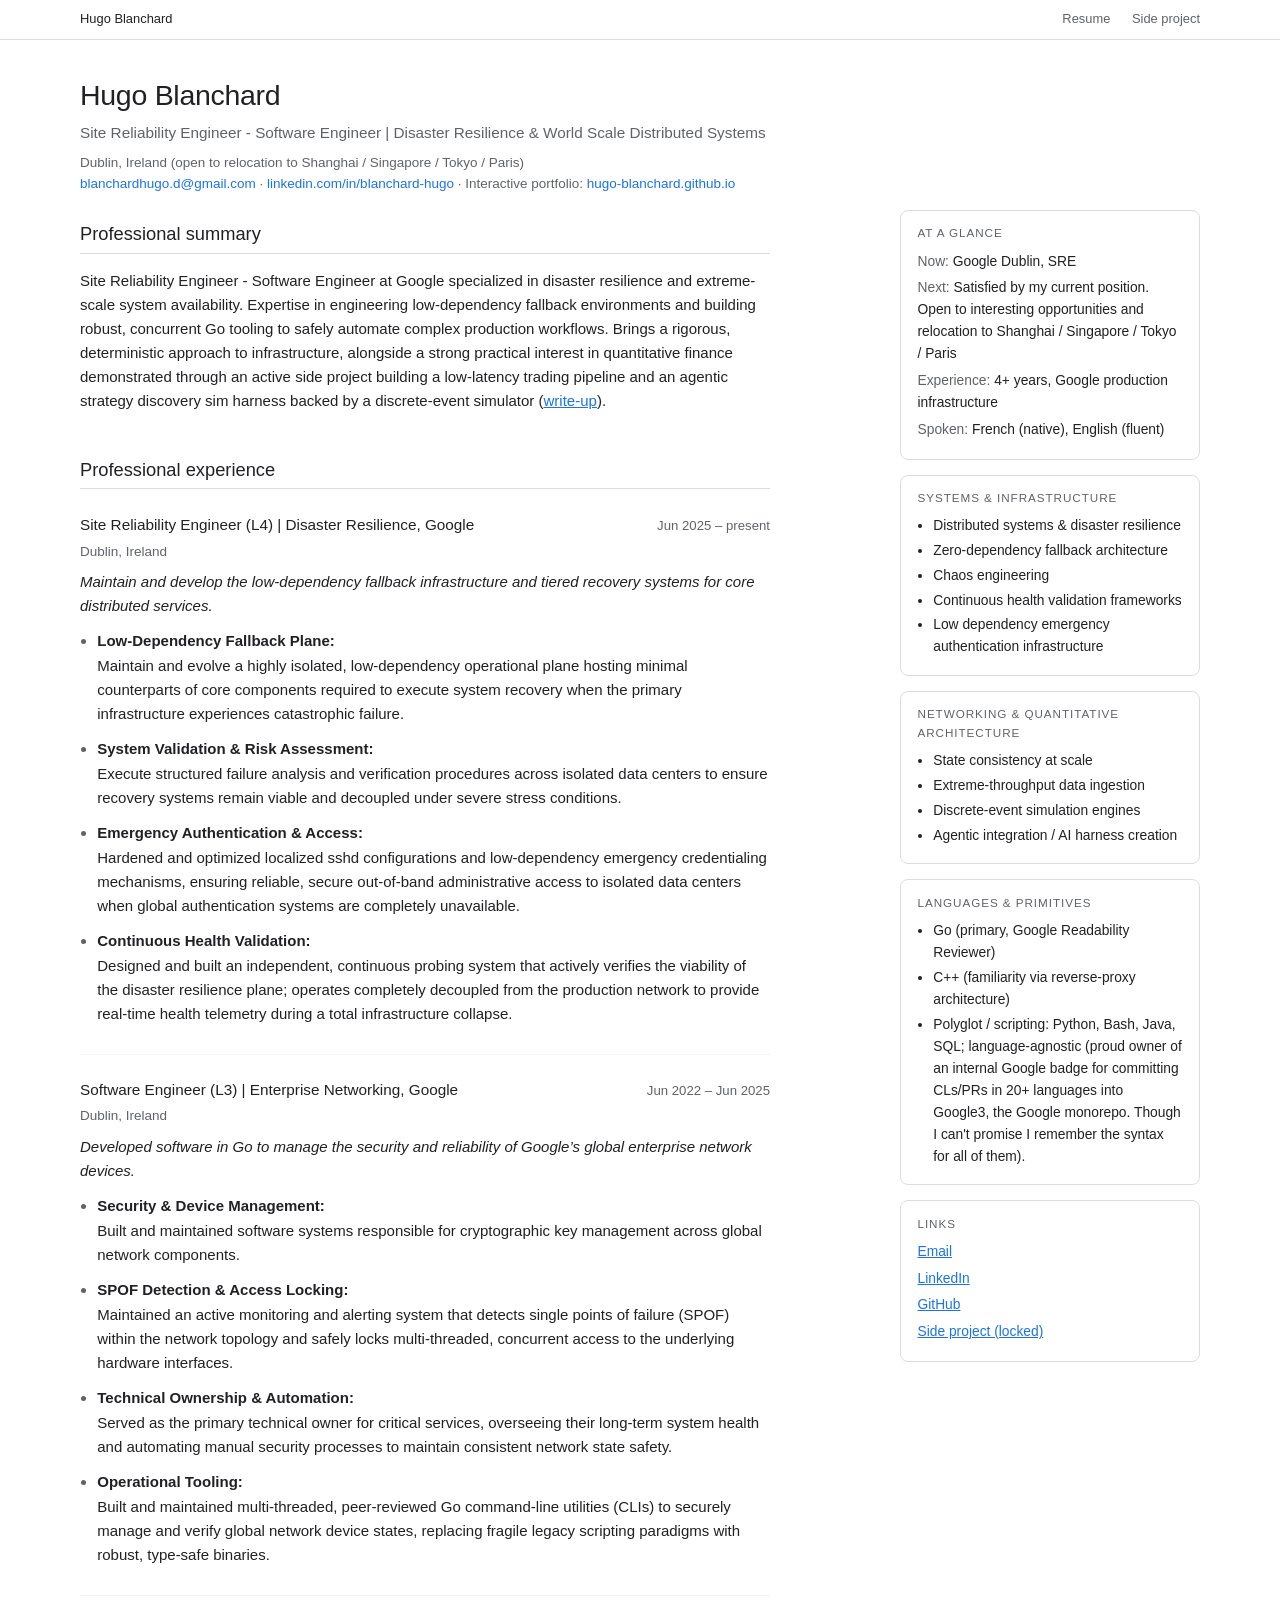
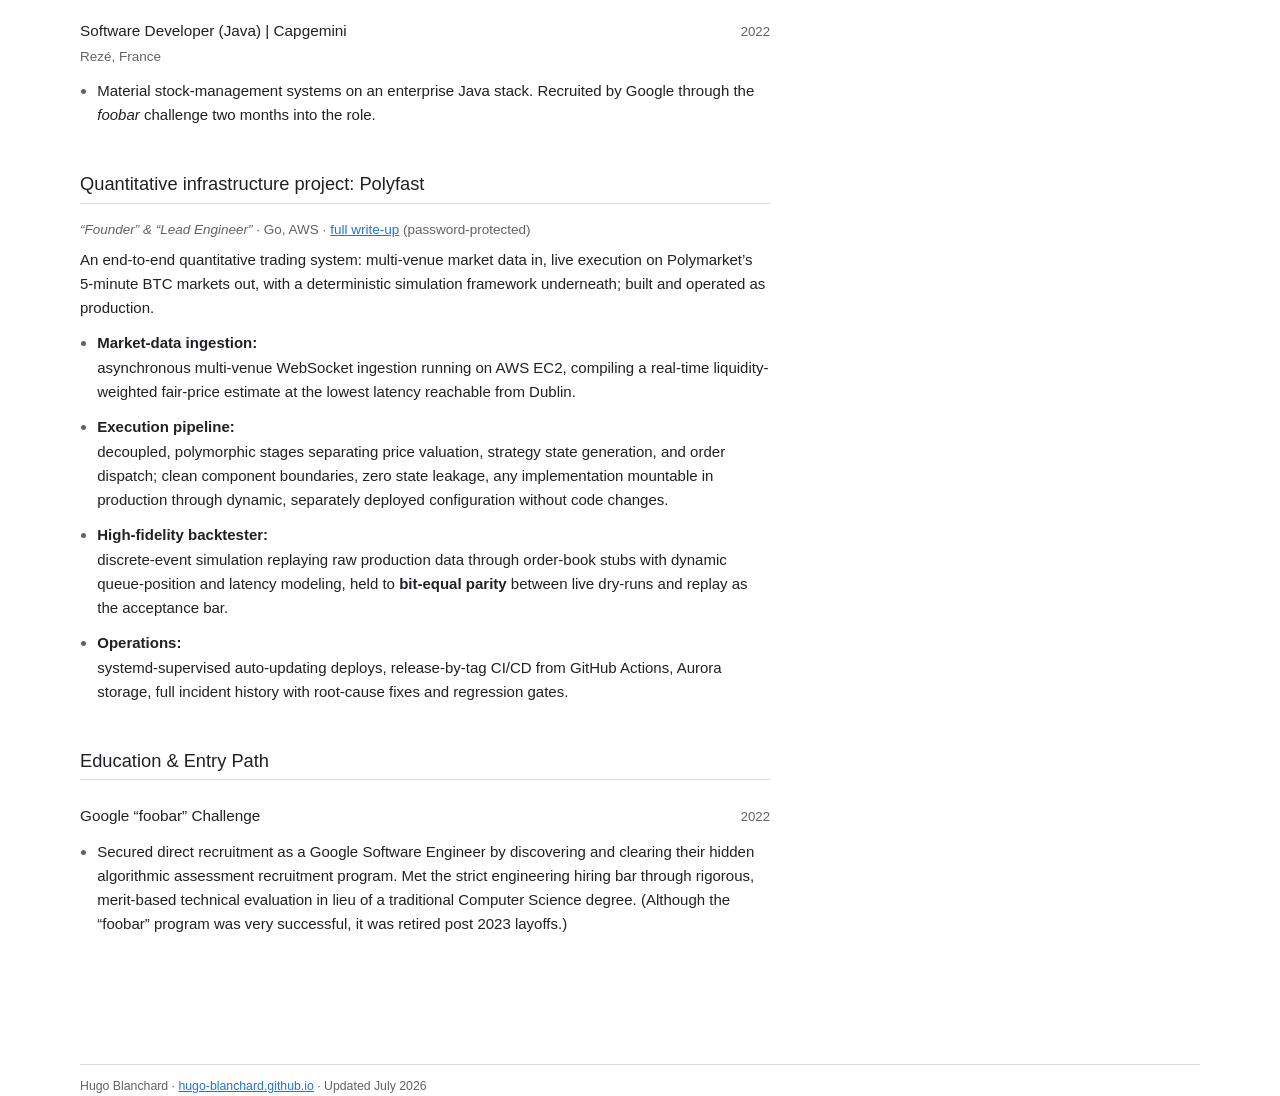
<file: index.html>
<!DOCTYPE html>
<html lang="en">
<head>
<meta charset="utf-8">
<meta name="viewport" content="width=device-width, initial-scale=1">
<title>Hugo Blanchard | Site Reliability Engineer</title>
<meta name="description" content="Hugo Blanchard | Site Reliability Engineer, Disaster Resilience &amp; World Scale Distributed Systems. Google Dublin.">
<link rel="stylesheet" href="style.css">
</head>
<body>

<nav class="topnav">
  <div class="wrap">
    <span class="brand">Hugo Blanchard</span>
    <span>
      <a href="/">Resume</a>
      <a href="projects.html">Side project</a>
    </span>
  </div>
</nav>

<div class="wrap">

<header class="masthead">
  <h1>Hugo Blanchard</h1>
  <p class="subtitle">Site Reliability Engineer - Software Engineer | Disaster Resilience &amp; World Scale Distributed Systems</p>
  <p class="contact">
    Dublin, Ireland (open to relocation to Shanghai / Singapore / Tokyo / Paris)
  </p>
  <p class="contact">
    <a href="mailto:blanchardhugo.d@gmail.com">blanchardhugo.d@gmail.com</a> ·
    <a href="https://www.linkedin.com/in/blanchard-hugo/">linkedin.com/in/blanchard-hugo</a> ·
    Interactive portfolio: <a href="https://hugo-blanchard.github.io/">hugo-blanchard.github.io</a>
  </p>
</header>

<div class="layout">

<main>

<h2>Professional summary</h2>
<p>
Site Reliability Engineer - Software Engineer at Google specialized in disaster
resilience and extreme-scale system availability. Expertise in engineering
low-dependency fallback environments and building robust, concurrent Go tooling to
safely automate complex production workflows. Brings a rigorous, deterministic approach
to infrastructure, alongside a strong practical interest in quantitative finance
demonstrated through an active side project building a low-latency trading pipeline and
an agentic strategy discovery sim harness backed by a discrete-event simulator
(<a href="projects.html">write-up</a>).
</p>

<h2>Professional experience</h2>

<h3 class="role-line"><span>Site Reliability Engineer (L4) | Disaster Resilience, Google</span><span class="dates">Jun 2025 – present</span></h3>
<p class="org">Dublin, Ireland</p>
<p><em>Maintain and develop the low-dependency fallback infrastructure and tiered recovery
systems for core distributed services.</em></p>
<ul>
  <li><strong>Low-Dependency Fallback Plane:</strong> Maintain and evolve a highly
      isolated, low-dependency operational plane hosting minimal counterparts of core
      components required to execute system recovery when the primary infrastructure
      experiences catastrophic failure.</li>
  <li><strong>System Validation &amp; Risk Assessment:</strong> Execute structured failure
      analysis and verification procedures across isolated data centers to ensure recovery
      systems remain viable and decoupled under severe stress conditions.</li>
  <li><strong>Emergency Authentication &amp; Access:</strong> Hardened and optimized
      localized sshd configurations and low-dependency emergency credentialing mechanisms,
      ensuring reliable, secure out-of-band administrative access to isolated data centers
      when global authentication systems are completely unavailable.</li>
  <li><strong>Continuous Health Validation:</strong> Designed and built an independent,
      continuous probing system that actively verifies the viability of the disaster
      resilience plane; operates completely decoupled from the production network to
      provide real-time health telemetry during a total infrastructure collapse.</li>
</ul>

<h3 class="role-line"><span>Software Engineer (L3) | Enterprise Networking, Google</span><span class="dates">Jun 2022 – Jun 2025</span></h3>
<p class="org">Dublin, Ireland</p>
<p><em>Developed software in Go to manage the security and reliability of Google&rsquo;s global enterprise network devices.</em></p>
<ul>
  <li><strong>Security &amp; Device Management:</strong> Built and maintained software systems responsible for cryptographic key management across global network components.</li>
  <li><strong>SPOF Detection &amp; Access Locking:</strong> Maintained an active monitoring and alerting system that detects single points of failure (SPOF) within the network topology and safely locks multi-threaded, concurrent access to the underlying hardware interfaces.</li>
  <li><strong>Technical Ownership &amp; Automation:</strong> Served as the primary technical owner for critical services, overseeing their long-term system health and automating manual security processes to maintain consistent network state safety.</li>
  <li><strong>Operational Tooling:</strong> Built and maintained multi-threaded,
      peer-reviewed Go command-line utilities (CLIs) to securely manage and verify global
      network device states, replacing fragile legacy scripting paradigms with robust,
      type-safe binaries.</li>
</ul>

<h3 class="role-line"><span>Software Developer (Java) | Capgemini</span><span class="dates">2022</span></h3>
<p class="org">Rezé, France</p>
<ul>
  <li>Material stock-management systems on an enterprise Java stack. Recruited by Google
      through the <em>foobar</em> challenge two months into the role.</li>
</ul>

<h2>Quantitative infrastructure project: Polyfast</h2>
<p class="org"><em>&ldquo;Founder&rdquo; &amp; &ldquo;Lead Engineer&rdquo;</em> · Go, AWS · <a href="projects.html">full write-up</a> (password-protected)</p>
<p>
An end-to-end quantitative trading system: multi-venue market data in, live execution on
Polymarket&rsquo;s 5-minute BTC markets out, with a deterministic simulation framework
underneath; built and operated as production.
</p>
<ul>
  <li><strong>Market-data ingestion:</strong> asynchronous multi-venue WebSocket ingestion
      running on AWS EC2, compiling a real-time liquidity-weighted fair-price estimate at
      the lowest latency reachable from Dublin.</li>
  <li><strong>Execution pipeline:</strong> decoupled, polymorphic stages separating price
      valuation, strategy state generation, and order dispatch; clean component boundaries,
      zero state leakage, any implementation mountable in production through dynamic,
      separately deployed configuration without code changes.</li>
  <li><strong>High-fidelity backtester:</strong> discrete-event simulation replaying raw
      production data through order-book stubs with dynamic queue-position and
      latency modeling, held to <strong>bit-equal parity</strong> between live dry-runs and
      replay as the acceptance bar.</li>
  <li><strong>Operations:</strong> systemd-supervised auto-updating deploys, release-by-tag
      CI/CD from GitHub Actions, Aurora storage, full incident history with root-cause
      fixes and regression gates.</li>
</ul>

<h2>Education &amp; Entry Path</h2>

<h3 class="role-line"><span>Google &ldquo;foobar&rdquo; Challenge</span><span class="dates">2022</span></h3>
<ul>
  <li>Secured direct recruitment as a Google Software Engineer by discovering and clearing
      their hidden algorithmic assessment recruitment program. Met the strict engineering
      hiring bar through rigorous, merit-based technical evaluation in lieu of a
      traditional Computer Science degree.
      (Although the &ldquo;foobar&rdquo; program was very successful, it was retired post
      2023 layoffs.)</li>
</ul>

</main>

<aside class="sidebar">

  <div class="side-card">
    <h2>At a glance</h2>
    <p><span class="k">Now:</span> Google Dublin, SRE</p>
    <p><span class="k">Next:</span> Satisfied by my current position. Open to interesting
        opportunities and relocation to Shanghai / Singapore / Tokyo / Paris</p>
    <p><span class="k">Experience:</span> 4+ years, Google production infrastructure</p>
    <p><span class="k">Spoken:</span> French (native), English (fluent)</p>
  </div>

  <div class="side-card">
    <h2>Systems &amp; infrastructure</h2>
    <ul>
      <li>Distributed systems &amp; disaster resilience</li>
      <li>Zero-dependency fallback architecture</li>
      <li>Chaos engineering</li>
      <li>Continuous health validation frameworks</li>
      <li>Low dependency emergency authentication infrastructure</li>
    </ul>
  </div>

  <div class="side-card">
    <h2>Networking &amp; quantitative architecture</h2>
    <ul>
      <li>State consistency at scale</li>
      <li>Extreme-throughput data ingestion</li>
      <li>Discrete-event simulation engines</li>
      <li>Agentic integration / AI harness creation</li>
    </ul>
  </div>

  <div class="side-card">
    <h2>Languages &amp; primitives</h2>
    <ul>
      <li>Go (primary, Google Readability Reviewer)</li>
      <li>C++ (familiarity via reverse-proxy architecture)</li>
      <li>Polyglot / scripting: Python, Bash, Java, SQL; language-agnostic (proud owner
          of an internal Google badge for committing CLs/PRs in 20+ languages into
          Google3, the Google monorepo. Though I can't promise I remember the syntax for
          all of them).</li>
    </ul>
  </div>

  <div class="side-card no-print">
    <h2>Links</h2>
    <p><a href="mailto:blanchardhugo.d@gmail.com">Email</a></p>
    <p><a href="https://www.linkedin.com/in/blanchard-hugo/">LinkedIn</a></p>
    <p><a href="https://github.com/hugo-blanchard">GitHub</a></p>
    <p><a href="projects.html">Side project (locked)</a></p>
  </div>

</aside>

</div>

<div class="footer">
  Hugo Blanchard · <a href="https://hugo-blanchard.github.io/">hugo-blanchard.github.io</a> · Updated July 2026
</div>

</div>
</body>
</html>
</file>
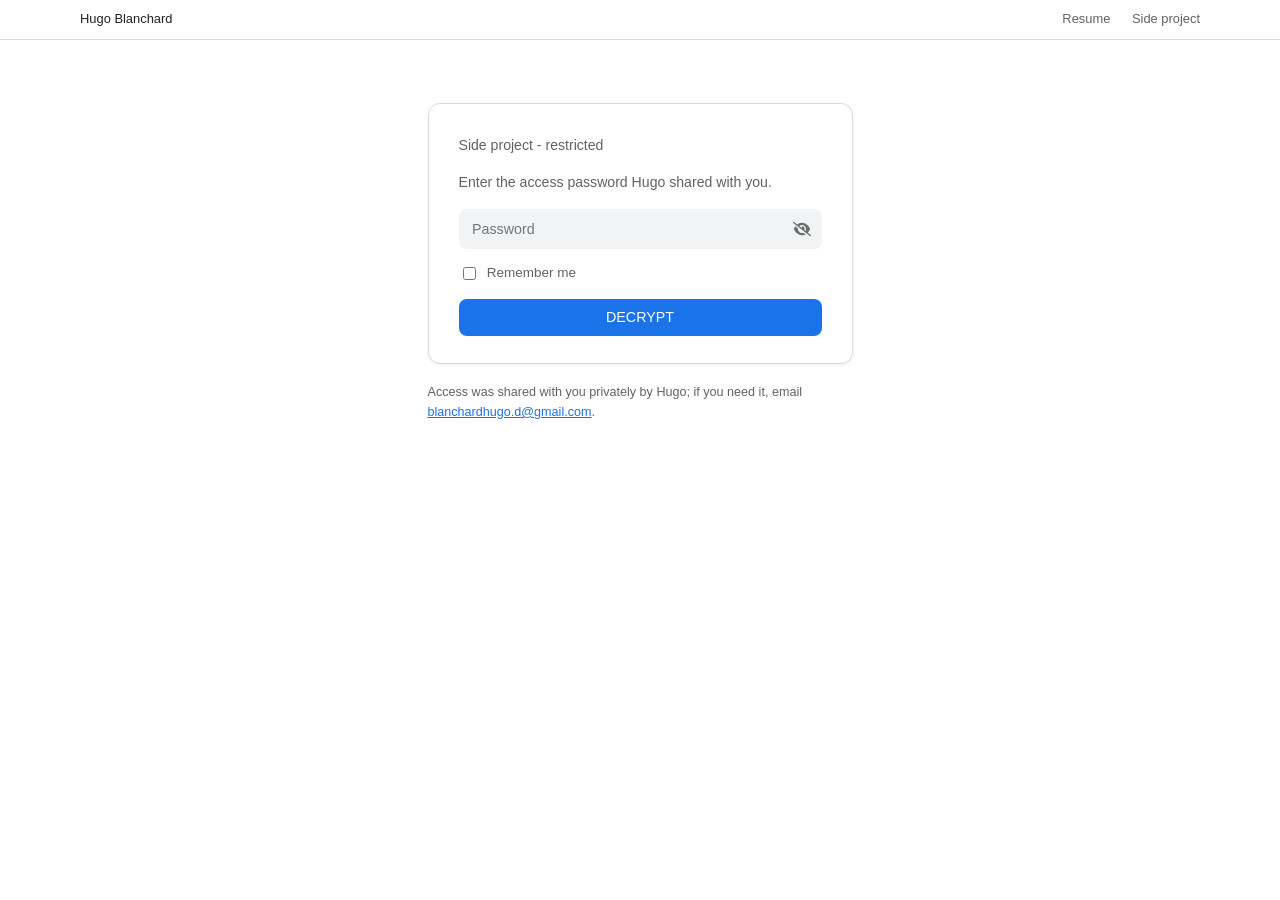
<file: projects.html>
<!DOCTYPE html>
<html lang="en">
<head>
    <meta charset="utf-8" />
    <title>Side project - restricted</title>
    <meta name="viewport" content="width=device-width, initial-scale=1" />

    <meta http-equiv="cache-control" content="max-age=0" />
    <meta http-equiv="cache-control" content="no-cache" />
    <meta http-equiv="expires" content="0" />
    <meta http-equiv="expires" content="Tue, 01 Jan 1980 1:00:00 GMT" />
    <meta http-equiv="pragma" content="no-cache" />

    <link rel="stylesheet" href="style.css" />

    <!-- minimal fallback so the gate stays functional even if style.css fails to load -->
    <style>
        .hidden { display: none !important; }
        .staticrypt-spinner-container { height: 60vh; display: flex; align-items: center; justify-content: center; }
        .staticrypt-spinner {
            display: inline-block;
            width: 2rem;
            height: 2rem;
            border: 0.25em solid gray;
            border-right-color: transparent;
            border-radius: 50%;
            animation: spinner-border 0.75s linear infinite;
        }
        @keyframes spinner-border { 100% { transform: rotate(360deg); } }
    </style>
</head>

<body>
    <div id="staticrypt_loading" class="staticrypt-spinner-container">
        <div class="staticrypt-spinner"></div>
    </div>

    <div id="staticrypt_content" class="hidden">
        <nav class="topnav">
            <div class="wrap">
                <span class="brand">Hugo Blanchard</span>
                <span>
                    <a href="/">Resume</a>
                    <a href="projects.html">Side project</a>
                </span>
            </div>
        </nav>

        <div class="gate-wrap">
            <div class="gate-card">
                <div class="staticrypt-instructions">
                    <p class="staticrypt-title">Side project - restricted</p>
                    <p>Enter the access password Hugo shared with you.</p>
                </div>

                <form id="staticrypt-form" action="#" method="post">
                    <div class="staticrypt-password-container">
                        <input
                            id="staticrypt-password"
                            type="password"
                            name="password"
                            placeholder="Password"
                            autofocus
                        />

                        <img
                            class="staticrypt-toggle-password-visibility"
                            alt="Show password"
                            title="Show password"
                            src="[data-uri]"
                        />
                    </div>

                    <label id="staticrypt-remember-label" class="staticrypt-remember hidden">
                        <input id="staticrypt-remember" type="checkbox" name="remember" />
                        Remember me
                    </label>

                    <input type="submit" class="staticrypt-decrypt-button" value="DECRYPT" />
                </form>
            </div>

            <p class="gate-note">
                Access was shared with you privately by Hugo; if you need it, email
                <a href="mailto:blanchardhugo.d@gmail.com">blanchardhugo.d@gmail.com</a>.
            </p>
        </div>
    </div>

    <script>
        const staticryptInitiator = ((function(){
  const exports = {};
  const cryptoEngine = ((function(){
  const exports = {};
  const { subtle } = crypto;

const IV_BITS = 16 * 8;
const HEX_BITS = 4;
const ENCRYPTION_ALGO = "AES-CBC";

/**
 * Translates between utf8 encoded hexadecimal strings
 * and Uint8Array bytes.
 */
const HexEncoder = {
    /**
     * hex string -> bytes
     * @param {string} hexString
     * @returns {Uint8Array}
     */
    parse: function (hexString) {
        if (hexString.length % 2 !== 0) throw "Invalid hexString";
        const arrayBuffer = new Uint8Array(hexString.length / 2);

        for (let i = 0; i < hexString.length; i += 2) {
            const byteValue = parseInt(hexString.substring(i, i + 2), 16);
            if (isNaN(byteValue)) {
                throw "Invalid hexString";
            }
            arrayBuffer[i / 2] = byteValue;
        }
        return arrayBuffer;
    },

    /**
     * bytes -> hex string
     * @param {Uint8Array} bytes
     * @returns {string}
     */
    stringify: function (bytes) {
        const hexBytes = [];

        for (let i = 0; i < bytes.length; ++i) {
            let byteString = bytes[i].toString(16);
            if (byteString.length < 2) {
                byteString = "0" + byteString;
            }
            hexBytes.push(byteString);
        }
        return hexBytes.join("");
    },
};

/**
 * Translates between utf8 strings and Uint8Array bytes.
 */
const UTF8Encoder = {
    parse: function (str) {
        return new TextEncoder().encode(str);
    },

    stringify: function (bytes) {
        return new TextDecoder().decode(bytes);
    },
};

/**
 * Salt and encrypt a msg with a password.
 */
async function encrypt(msg, hashedPassword) {
    // Must be 16 bytes, unpredictable, and preferably cryptographically random. However, it need not be secret.
    // https://developer.mozilla.org/en-US/docs/Web/API/SubtleCrypto/encrypt#parameters
    const iv = crypto.getRandomValues(new Uint8Array(IV_BITS / 8));

    const key = await subtle.importKey("raw", HexEncoder.parse(hashedPassword), ENCRYPTION_ALGO, false, ["encrypt"]);

    const encrypted = await subtle.encrypt(
        {
            name: ENCRYPTION_ALGO,
            iv: iv,
        },
        key,
        UTF8Encoder.parse(msg)
    );

    // iv will be 32 hex characters, we prepend it to the ciphertext for use in decryption
    return HexEncoder.stringify(iv) + HexEncoder.stringify(new Uint8Array(encrypted));
}
exports.encrypt = encrypt;

/**
 * Decrypt a salted msg using a password.
 *
 * @param {string} encryptedMsg
 * @param {string} hashedPassword
 * @returns {Promise<string>}
 */
async function decrypt(encryptedMsg, hashedPassword) {
    const ivLength = IV_BITS / HEX_BITS;
    const iv = HexEncoder.parse(encryptedMsg.substring(0, ivLength));
    const encrypted = encryptedMsg.substring(ivLength);

    const key = await subtle.importKey("raw", HexEncoder.parse(hashedPassword), ENCRYPTION_ALGO, false, ["decrypt"]);

    const outBuffer = await subtle.decrypt(
        {
            name: ENCRYPTION_ALGO,
            iv: iv,
        },
        key,
        HexEncoder.parse(encrypted)
    );

    return UTF8Encoder.stringify(new Uint8Array(outBuffer));
}
exports.decrypt = decrypt;

/**
 * Salt and hash the password so it can be stored in localStorage without opening a password reuse vulnerability.
 *
 * @param {string} password
 * @param {string} salt
 * @returns {Promise<string>}
 */
async function hashPassword(password, salt) {
    // we hash the password in multiple steps, each adding more iterations. This is because we used to allow less
    // iterations, so for backward compatibility reasons, we need to support going from that to more iterations.
    let hashedPassword = await hashLegacyRound(password, salt);

    hashedPassword = await hashSecondRound(hashedPassword, salt);

    return hashThirdRound(hashedPassword, salt);
}
exports.hashPassword = hashPassword;

/**
 * This hashes the password with 1k iterations. This is a low number, we need this function to support backwards
 * compatibility.
 *
 * @param {string} password
 * @param {string} salt
 * @returns {Promise<string>}
 */
function hashLegacyRound(password, salt) {
    return pbkdf2(password, salt, 1000, "SHA-1");
}
exports.hashLegacyRound = hashLegacyRound;

/**
 * Add a second round of iterations. This is because we used to use 1k, so for backwards compatibility with
 * remember-me/autodecrypt links, we need to support going from that to more iterations.
 *
 * @param hashedPassword
 * @param salt
 * @returns {Promise<string>}
 */
function hashSecondRound(hashedPassword, salt) {
    return pbkdf2(hashedPassword, salt, 14000, "SHA-256");
}
exports.hashSecondRound = hashSecondRound;

/**
 * Add a third round of iterations to bring total number to 600k. This is because we used to use 1k, then 15k, so for
 * backwards compatibility with remember-me/autodecrypt links, we need to support going from that to more iterations.
 *
 * @param hashedPassword
 * @param salt
 * @returns {Promise<string>}
 */
function hashThirdRound(hashedPassword, salt) {
    return pbkdf2(hashedPassword, salt, 585000, "SHA-256");
}
exports.hashThirdRound = hashThirdRound;

/**
 * Salt and hash the password so it can be stored in localStorage without opening a password reuse vulnerability.
 *
 * @param {string} password
 * @param {string} salt
 * @param {int} iterations
 * @param {string} hashAlgorithm
 * @returns {Promise<string>}
 */
async function pbkdf2(password, salt, iterations, hashAlgorithm) {
    const key = await subtle.importKey("raw", UTF8Encoder.parse(password), "PBKDF2", false, ["deriveBits"]);

    const keyBytes = await subtle.deriveBits(
        {
            name: "PBKDF2",
            hash: hashAlgorithm,
            iterations,
            salt: UTF8Encoder.parse(salt),
        },
        key,
        256
    );

    return HexEncoder.stringify(new Uint8Array(keyBytes));
}

function generateRandomSalt() {
    const bytes = crypto.getRandomValues(new Uint8Array(128 / 8));

    return HexEncoder.stringify(new Uint8Array(bytes));
}
exports.generateRandomSalt = generateRandomSalt;

async function signMessage(hashedPassword, message) {
    const key = await subtle.importKey(
        "raw",
        HexEncoder.parse(hashedPassword),
        {
            name: "HMAC",
            hash: "SHA-256",
        },
        false,
        ["sign"]
    );
    const signature = await subtle.sign("HMAC", key, UTF8Encoder.parse(message));

    return HexEncoder.stringify(new Uint8Array(signature));
}
exports.signMessage = signMessage;

function getRandomAlphanum() {
    const possibleCharacters = "abcdefghijklmnopqrstuvwxyzABCDEFGHIJKLMNOPQRSTUVWXYZ0123456789";

    let byteArray;
    let parsedInt;

    // Keep generating new random bytes until we get a value that falls
    // within a range that can be evenly divided by possibleCharacters.length
    do {
        byteArray = crypto.getRandomValues(new Uint8Array(1));
        // extract the lowest byte to get an int from 0 to 255 (probably unnecessary, since we're only generating 1 byte)
        parsedInt = byteArray[0] & 0xff;
    } while (parsedInt >= 256 - (256 % possibleCharacters.length));

    // Take the modulo of the parsed integer to get a random number between 0 and totalLength - 1
    const randomIndex = parsedInt % possibleCharacters.length;

    return possibleCharacters[randomIndex];
}

/**
 * Generate a random string of a given length.
 *
 * @param {int} length
 * @returns {string}
 */
function generateRandomString(length) {
    let randomString = "";

    for (let i = 0; i < length; i++) {
        randomString += getRandomAlphanum();
    }

    return randomString;
}
exports.generateRandomString = generateRandomString;

  return exports;
})());
const codec = ((function(){
  const exports = {};
  /**
 * Initialize the codec with the provided cryptoEngine - this return functions to encode and decode messages.
 *
 * @param cryptoEngine - the engine to use for encryption / decryption
 */
function init(cryptoEngine) {
    const exports = {};

    /**
     * Top-level function for encoding a message.
     * Includes password hashing, encryption, and signing.
     *
     * @param {string} msg
     * @param {string} password
     * @param {string} salt
     *
     * @returns {string} The encoded text
     */
    async function encode(msg, password, salt) {
        const hashedPassword = await cryptoEngine.hashPassword(password, salt);

        const encrypted = await cryptoEngine.encrypt(msg, hashedPassword);

        // we use the hashed password in the HMAC because this is effectively what will be used a password (so we can store
        // it in localStorage safely, we don't use the clear text password)
        const hmac = await cryptoEngine.signMessage(hashedPassword, encrypted);

        return hmac + encrypted;
    }
    exports.encode = encode;

    /**
     * Encode using a password that has already been hashed. This is useful to encode multiple messages in a row, that way
     * we don't need to hash the password multiple times.
     *
     * @param {string} msg
     * @param {string} hashedPassword
     *
     * @returns {string} The encoded text
     */
    async function encodeWithHashedPassword(msg, hashedPassword) {
        const encrypted = await cryptoEngine.encrypt(msg, hashedPassword);

        // we use the hashed password in the HMAC because this is effectively what will be used a password (so we can store
        // it in localStorage safely, we don't use the clear text password)
        const hmac = await cryptoEngine.signMessage(hashedPassword, encrypted);

        return hmac + encrypted;
    }
    exports.encodeWithHashedPassword = encodeWithHashedPassword;

    /**
     * Top-level function for decoding a message.
     * Includes signature check and decryption.
     *
     * @param {string} signedMsg
     * @param {string} hashedPassword
     * @param {string} salt
     * @param {int} backwardCompatibleAttempt
     * @param {string} originalPassword
     *
     * @returns {Object} {success: true, decoded: string} | {success: false, message: string}
     */
    async function decode(signedMsg, hashedPassword, salt, backwardCompatibleAttempt = 0, originalPassword = "") {
        const encryptedHMAC = signedMsg.substring(0, 64);
        const encryptedMsg = signedMsg.substring(64);
        const decryptedHMAC = await cryptoEngine.signMessage(hashedPassword, encryptedMsg);

        if (decryptedHMAC !== encryptedHMAC) {
            // we have been raising the number of iterations in the hashing algorithm multiple times, so to support the old
            // remember-me/autodecrypt links we need to try bringing the old hashes up to speed.
            originalPassword = originalPassword || hashedPassword;
            if (backwardCompatibleAttempt === 0) {
                const updatedHashedPassword = await cryptoEngine.hashThirdRound(originalPassword, salt);

                return decode(signedMsg, updatedHashedPassword, salt, backwardCompatibleAttempt + 1, originalPassword);
            }
            if (backwardCompatibleAttempt === 1) {
                let updatedHashedPassword = await cryptoEngine.hashSecondRound(originalPassword, salt);
                updatedHashedPassword = await cryptoEngine.hashThirdRound(updatedHashedPassword, salt);

                return decode(signedMsg, updatedHashedPassword, salt, backwardCompatibleAttempt + 1, originalPassword);
            }

            return { success: false, message: "Signature mismatch" };
        }

        return {
            success: true,
            decoded: await cryptoEngine.decrypt(encryptedMsg, hashedPassword),
        };
    }
    exports.decode = decode;

    return exports;
}
exports.init = init;

  return exports;
})());
const decode = codec.init(cryptoEngine).decode;

/**
 * Initialize the staticrypt module, that exposes functions callbable by the password_template.
 *
 * @param {{
 *  staticryptEncryptedMsgUniqueVariableName: string,
 *  isRememberEnabled: boolean,
 *  rememberDurationInDays: number,
 *  staticryptSaltUniqueVariableName: string,
 * }} staticryptConfig - object of data that is stored on the password_template at encryption time.
 *
 * @param {{
 *  rememberExpirationKey: string,
 *  rememberPassphraseKey: string,
 *  replaceHtmlCallback: function,
 *  clearLocalStorageCallback: function,
 * }} templateConfig - object of data that can be configured by a custom password_template.
 */
function init(staticryptConfig, templateConfig) {
    const exports = {};

    /**
     * Decrypt our encrypted page, replace the whole HTML.
     *
     * @param {string} hashedPassword
     * @returns {Promise<boolean>}
     */
    async function decryptAndReplaceHtml(hashedPassword) {
        const { staticryptEncryptedMsgUniqueVariableName, staticryptSaltUniqueVariableName } = staticryptConfig;
        const { replaceHtmlCallback } = templateConfig;

        const result = await decode(
            staticryptEncryptedMsgUniqueVariableName,
            hashedPassword,
            staticryptSaltUniqueVariableName
        );
        if (!result.success) {
            return false;
        }
        const plainHTML = result.decoded;

        // if the user configured a callback call it, otherwise just replace the whole HTML
        if (typeof replaceHtmlCallback === "function") {
            replaceHtmlCallback(plainHTML);
        } else {
            document.write(plainHTML);
            document.close();
        }

        return true;
    }

    /**
     * Attempt to decrypt the page and replace the whole HTML.
     *
     * @param {string} password
     * @param {boolean} isRememberChecked
     *
     * @returns {Promise<{isSuccessful: boolean, hashedPassword?: string}>} - we return an object, so that if we want to
     *   expose more information in the future we can do it without breaking the password_template
     */
    async function handleDecryptionOfPage(password, isRememberChecked) {
        const { staticryptSaltUniqueVariableName } = staticryptConfig;

        // decrypt and replace the whole page
        const hashedPassword = await cryptoEngine.hashPassword(password, staticryptSaltUniqueVariableName);
        return handleDecryptionOfPageFromHash(hashedPassword, isRememberChecked);
    }
    exports.handleDecryptionOfPage = handleDecryptionOfPage;

    async function handleDecryptionOfPageFromHash(hashedPassword, isRememberChecked) {
        const { isRememberEnabled, rememberDurationInDays } = staticryptConfig;
        const { rememberExpirationKey, rememberPassphraseKey } = templateConfig;

        const isDecryptionSuccessful = await decryptAndReplaceHtml(hashedPassword);

        if (!isDecryptionSuccessful) {
            return {
                isSuccessful: false,
                hashedPassword,
            };
        }

        // remember the hashedPassword and set its expiration if necessary
        if (isRememberEnabled && isRememberChecked) {
            window.localStorage.setItem(rememberPassphraseKey, hashedPassword);

            // set the expiration if the duration isn't 0 (meaning no expiration)
            if (rememberDurationInDays > 0) {
                window.localStorage.setItem(
                    rememberExpirationKey,
                    (new Date().getTime() + rememberDurationInDays * 24 * 60 * 60 * 1000).toString()
                );
            }
        }

        return {
            isSuccessful: true,
            hashedPassword,
        };
    }
    exports.handleDecryptionOfPageFromHash = handleDecryptionOfPageFromHash;

    /**
     * Clear localstorage from staticrypt related values
     */
    function clearLocalStorage() {
        const { clearLocalStorageCallback, rememberExpirationKey, rememberPassphraseKey } = templateConfig;

        if (typeof clearLocalStorageCallback === "function") {
            clearLocalStorageCallback();
        } else {
            localStorage.removeItem(rememberPassphraseKey);
            localStorage.removeItem(rememberExpirationKey);
        }
    }

    async function handleDecryptOnLoad() {
        let isSuccessful = await decryptOnLoadFromUrl();

        if (!isSuccessful) {
            isSuccessful = await decryptOnLoadFromRememberMe();
        }

        return { isSuccessful };
    }
    exports.handleDecryptOnLoad = handleDecryptOnLoad;

    /**
     * Clear storage if we are logging out
     *
     * @returns {boolean} - whether we logged out
     */
    function logoutIfNeeded() {
        const logoutKey = "staticrypt_logout";

        // handle logout through query param
        const queryParams = new URLSearchParams(window.location.search);
        if (queryParams.has(logoutKey)) {
            clearLocalStorage();
            return true;
        }

        // handle logout through URL fragment
        const hash = window.location.hash.substring(1);
        if (hash.includes(logoutKey)) {
            clearLocalStorage();
            return true;
        }

        return false;
    }

    /**
     * To be called on load: check if we want to try to decrypt and replace the HTML with the decrypted content, and
     * try to do it if needed.
     *
     * @returns {Promise<boolean>} true if we derypted and replaced the whole page, false otherwise
     */
    async function decryptOnLoadFromRememberMe() {
        const { rememberDurationInDays } = staticryptConfig;
        const { rememberExpirationKey, rememberPassphraseKey } = templateConfig;

        // if we are login out, terminate
        if (logoutIfNeeded()) {
            return false;
        }

        // if there is expiration configured, check if we're not beyond the expiration
        if (rememberDurationInDays && rememberDurationInDays > 0) {
            const expiration = localStorage.getItem(rememberExpirationKey),
                isExpired = expiration && new Date().getTime() > parseInt(expiration);

            if (isExpired) {
                clearLocalStorage();
                return false;
            }
        }

        const hashedPassword = localStorage.getItem(rememberPassphraseKey);

        if (hashedPassword) {
            // try to decrypt
            const isDecryptionSuccessful = await decryptAndReplaceHtml(hashedPassword);

            // if the decryption is unsuccessful the password might be wrong - silently clear the saved data and let
            // the user fill the password form again
            if (!isDecryptionSuccessful) {
                clearLocalStorage();
                return false;
            }

            return true;
        }

        return false;
    }

    async function decryptOnLoadFromUrl() {
        const passwordKey = "staticrypt_pwd";
        const rememberMeKey = "remember_me";

        // try to get the password from the query param (for backward compatibility - we now want to avoid this method,
        // since it sends the hashed password to the server which isn't needed)
        const queryParams = new URLSearchParams(window.location.search);
        const hashedPasswordQuery = queryParams.get(passwordKey);
        const rememberMeQuery = queryParams.get(rememberMeKey);

        const urlFragment = window.location.hash.substring(1);
        // get the password from the url fragment
        const hashedPasswordRegexMatch = urlFragment.match(new RegExp(passwordKey + "=([^&]*)"));
        const hashedPasswordFragment = hashedPasswordRegexMatch ? hashedPasswordRegexMatch[1] : null;
        const rememberMeFragment = urlFragment.includes(rememberMeKey);

        const hashedPassword = hashedPasswordFragment || hashedPasswordQuery;
        const rememberMe = rememberMeFragment || rememberMeQuery;

        if (hashedPassword) {
            return handleDecryptionOfPageFromHash(hashedPassword, rememberMe);
        }

        return false;
    }

    return exports;
}
exports.init = init;

  return exports;
})());
        const templateError = "Bad password!",
            templateToggleAltShow = "Show password",
            templateToggleAltHide = "Hide password",
            isRememberEnabled = true,
            staticryptConfig = {"staticryptEncryptedMsgUniqueVariableName":"[base64]","isRememberEnabled":true,"rememberDurationInDays":0,"staticryptSaltUniqueVariableName":"e50f4a25b184ba68e3b24cb24c543d96"};

        const templateConfig = {
            rememberExpirationKey: "staticrypt_expiration",
            rememberPassphraseKey: "staticrypt_passphrase",
            replaceHtmlCallback: null,
            clearLocalStorageCallback: null,
        };

        const staticrypt = staticryptInitiator.init(staticryptConfig, templateConfig);

        window.onload = async function () {
            const { isSuccessful } = await staticrypt.handleDecryptOnLoad();

            if (!isSuccessful) {
                document.getElementById("staticrypt_loading").classList.add("hidden");
                document.getElementById("staticrypt_content").classList.remove("hidden");
                document.getElementById("staticrypt-password").focus();

                if (isRememberEnabled) {
                    document.getElementById("staticrypt-remember-label").classList.remove("hidden");
                }
            }
        };

        const toggleIcon = document.querySelector(".staticrypt-toggle-password-visibility");
        const imgSrcEyeClosed =
            "[data-uri]";
        const imgSrcEyeOpened =
            "[data-uri]";
        toggleIcon.addEventListener("click", function () {
            const passwordInput = document.getElementById("staticrypt-password");
            if (passwordInput.type === "password") {
                passwordInput.type = "text";
                toggleIcon.src = imgSrcEyeOpened;
                toggleIcon.alt = templateToggleAltHide;
                toggleIcon.title = templateToggleAltHide;
            } else {
                passwordInput.type = "password";
                toggleIcon.src = imgSrcEyeClosed;
                toggleIcon.alt = templateToggleAltShow;
                toggleIcon.title = templateToggleAltShow;
            }
        });

        document.getElementById("staticrypt-form").addEventListener("submit", async function (e) {
            e.preventDefault();

            const password = document.getElementById("staticrypt-password").value,
                isRememberChecked = document.getElementById("staticrypt-remember").checked;

            const { isSuccessful } = await staticrypt.handleDecryptionOfPage(password, isRememberChecked);

            if (!isSuccessful) {
                alert(templateError);
            }
        });
    </script>
</body>
</html>
</file>
<file: style.css>
/* g3doc-like: quiet, typographic, content + sticky sidebar on wide screens */
:root {
  --text: #202124;
  --muted: #5f6368;
  --link: #1a73e8;
  --rule: #dadce0;
  --code-bg: #f1f3f4;
  --accent-bg: #e8f0fe;
}

* { box-sizing: border-box; }

html { font-size: 15px; }

body {
  margin: 0;
  color: var(--text);
  font-family: Roboto, "Segoe UI", -apple-system, "Helvetica Neue", Arial, sans-serif;
  line-height: 1.6;
  background: #fff;
}

.wrap {
  max-width: 1180px;
  margin: 0 auto;
  padding: 0 2rem;
}

/* top navigation */
.topnav {
  border-bottom: 1px solid var(--rule);
  font-size: 0.86rem;
  color: var(--muted);
}
.topnav .wrap {
  display: flex;
  justify-content: space-between;
  align-items: baseline;
  padding-top: 0.6rem;
  padding-bottom: 0.6rem;
}
.topnav a { color: var(--muted); text-decoration: none; margin-left: 1.2rem; }
.topnav a:hover { color: var(--link); }
.topnav .brand { font-weight: 500; color: var(--text); margin-left: 0; }

/* masthead spans both columns */
.masthead { padding: 2.2rem 0 0.4rem; }

h1 {
  font-size: 1.9rem;
  font-weight: 400;
  margin: 0 0 0.2rem;
  letter-spacing: -0.01em;
}

.subtitle {
  color: var(--muted);
  margin: 0 0 0.4rem;
  font-size: 1.02rem;
}

.contact {
  color: var(--muted);
  font-size: 0.9rem;
  margin: 0;
}
.contact a { color: var(--link); text-decoration: none; }
.contact a:hover { text-decoration: underline; }

/* two-column layout */
.layout {
  display: grid;
  grid-template-columns: minmax(0, 1fr) 300px;
  gap: 3.5rem;
  align-items: start;
  padding: 0.6rem 0 4rem;
}

.sidebar {
  position: sticky;
  top: 1.2rem;
  font-size: 0.92rem;
}

.side-card {
  border: 1px solid var(--rule);
  border-radius: 8px;
  padding: 0.9rem 1.1rem;
  margin-bottom: 1rem;
}
.side-card h2 {
  font-size: 0.78rem;
  font-weight: 500;
  letter-spacing: 0.08em;
  text-transform: uppercase;
  color: var(--muted);
  border: none;
  margin: 0 0 0.5rem;
  padding: 0;
}
.side-card p { margin: 0.3rem 0; }
.side-card ul { margin: 0.2rem 0; padding-left: 1.05rem; }
.side-card li { margin: 0.18rem 0; }
.side-card .k { color: var(--muted); }

/* table of contents (projects page) */
.toc a {
  display: block;
  color: var(--muted);
  text-decoration: none;
  font-size: 0.9rem;
  padding: 0.22rem 0 0.22rem 0.8rem;
  border-left: 2px solid var(--rule);
}
.toc a:hover { color: var(--link); border-left-color: var(--link); }

/* content typography */
main { max-width: 46rem; }

h2 {
  font-size: 1.22rem;
  font-weight: 500;
  border-bottom: 1px solid var(--rule);
  padding-bottom: 0.3rem;
  margin: 2.8rem 0 1rem;
}
main > h2:first-child, main > section:first-child > h2 { margin-top: 0.6rem; }

h3 {
  font-size: 1.02rem;
  font-weight: 500;
  margin: 1.6rem 0 0.2rem;
}

/* roles read as cards: hairline above each role after the first */
main h3.role-line + .org + p, main h3.role-line + .org + ul { margin-top: 0.5rem; }
main h3.role-line:not(h2 + h3) {
  border-top: 1px solid var(--code-bg);
  padding-top: 1.5rem;
  margin-top: 1.9rem;
}

.role-line {
  display: flex;
  justify-content: space-between;
  align-items: baseline;
  gap: 1rem;
  flex-wrap: wrap;
}
.role-line .dates { color: var(--muted); font-size: 0.88rem; white-space: nowrap; }
.org { color: var(--muted); font-size: 0.9rem; margin: 0 0 0.1rem; }

p { margin: 0.5rem 0; }

ul { margin: 0.35rem 0 0.9rem; padding-left: 1.25rem; }
li { margin: 0.22rem 0; }

/* hanging labels: a bullet's leading bold label becomes its own line */
main li { margin: 0.75rem 0; }
main ul { margin: 0.6rem 0 1.5rem; padding-left: 1.15rem; }
main li::marker { color: var(--muted); }
main li > strong:first-child { display: block; margin-bottom: 0.05rem; }

a { color: var(--link); }

code, .mono {
  font-family: "Roboto Mono", Consolas, "SF Mono", Menlo, monospace;
  font-size: 0.87em;
  background: var(--code-bg);
  border-radius: 4px;
  padding: 0.08em 0.35em;
}

/* work-in-progress banner (projects page) */
.banner {
  background: #fef7e0;
  border: 1px solid #b06000;
  border-radius: 8px;
  padding: 0.8rem 1.1rem;
  margin: 1rem 0 0.2rem;
  font-size: 0.98rem;
}
.banner strong { color: #b06000; }

.callout {
  background: var(--accent-bg);
  border-radius: 8px;
  padding: 0.8rem 1rem;
  font-size: 0.94rem;
  margin: 1rem 0;
}

.footer {
  margin-top: 3rem;
  padding-top: 0.8rem;
  border-top: 1px solid var(--rule);
  color: var(--muted);
  font-size: 0.82rem;
}

/* architecture diagram (projects page) */
.diagram { margin: 1.2rem 0; overflow-x: auto; }
.diagram svg { display: block; margin: 0 auto; max-width: 100%; height: auto; }

.tier { border: 1px solid var(--rule); border-radius: 8px; padding: 0.9rem 1.1rem; margin: 0.8rem 0; }
.tier h4 { margin: 0 0 0.3rem; font-size: 0.98rem; font-weight: 500; }
.tier p { margin: 0.2rem 0; font-size: 0.94rem; }
.tag { display: inline-block; font-size: 0.74rem; border-radius: 10px; padding: 0.05rem 0.6rem; margin-left: 0.5rem; vertical-align: middle; }
.tag.prod { background: #e6f4ea; color: #137333; }
.tag.research { background: #fef7e0; color: #b06000; }

/* password gate (projects.html before decryption) */
.gate-wrap { max-width: 470px; margin: 7vh auto 0; padding: 0 1.5rem; }
.gate-card {
  border: 1px solid var(--rule);
  border-radius: 12px;
  padding: 1.8rem 2rem;
  background: #fff;
  box-shadow: 0 1px 3px rgba(60, 64, 67, 0.08);
}
.gate-card .staticrypt-title { font-size: 1.25rem; font-weight: 500; margin: 0 0 0.3rem; }
.gate-card .staticrypt-instructions p { margin: 0.2rem 0 1rem; color: var(--muted); font-size: 0.94rem; }
.staticrypt-password-container {
  position: relative;
  background: var(--code-bg);
  border-radius: 8px;
  margin: 0 0 0.9rem;
}
.staticrypt-password-container input[type="password"],
.staticrypt-password-container input[type="text"] {
  background: transparent;
  border: 0;
  outline: 0;
  width: 100%;
  font-size: 0.95rem;
  font-family: inherit;
  color: var(--text);
  padding: 0.8rem 2.6rem 0.8rem 0.9rem;
}
.staticrypt-toggle-password-visibility {
  cursor: pointer;
  height: 18px;
  width: 18px;
  opacity: 55%;
  position: absolute;
  right: 0.7rem;
  top: 50%;
  transform: translateY(-50%);
}
label.staticrypt-remember {
  display: flex;
  align-items: center;
  gap: 0.55rem;
  margin-bottom: 1rem;
  color: var(--muted);
  font-size: 0.9rem;
}
.staticrypt-decrypt-button {
  background: var(--link);
  color: #fff;
  border: 0;
  border-radius: 8px;
  width: 100%;
  padding: 0.7rem;
  font-size: 0.95rem;
  font-family: inherit;
  font-weight: 500;
  cursor: pointer;
}
.staticrypt-decrypt-button:hover, .staticrypt-decrypt-button:focus { filter: brightness(94%); }
.gate-note {
  margin: 1.3rem auto 3rem;
  color: var(--muted);
  font-size: 0.84rem;
  line-height: 1.55;
}
.gate-note strong { color: var(--text); font-weight: 500; }
.hidden { display: none !important; }
.staticrypt-spinner-container { height: 60vh; display: flex; align-items: center; justify-content: center; }

/* responsive */
@media (max-width: 980px) {
  .layout { grid-template-columns: 1fr; gap: 0.5rem; }
  .sidebar { position: static; }
  .toc { display: none; }
}

@media print {
  .topnav, .no-print, .toc { display: none; }
  html { font-size: 12.5px; }
  main { max-width: none; }
  main li > strong:first-child { display: inline; }
  main li { margin: 0.3rem 0; }
  main h3.role-line:not(h2 + h3) { border-top: none; padding-top: 0; margin-top: 1.4rem; }
  .wrap { max-width: none; padding: 0; }
  .layout { display: block; padding: 0; }
  .masthead { padding: 0 0 0.4rem; }
  .sidebar { position: static; font-size: inherit; }
  .side-card { border: none; padding: 0; margin: 0 0 0.8rem; }
  .side-card h2 { font-size: 1.1rem; letter-spacing: normal; text-transform: none; color: var(--text); border-bottom: 1px solid var(--rule); padding-bottom: 0.3rem; }
  a { color: var(--text); text-decoration: none; }
  h2 { break-after: avoid; }
  h3, .role-line, .tier { break-inside: avoid; }
}

/* ==== build visualizer (projects page) ==== */
.tag.plan { background: var(--code-bg); color: var(--muted); }

.bv { margin: 1.3rem 0 0.4rem; }

/* step selector */
.bv-steps {
  display: flex; position: relative; margin: 0 0 1.3rem;
  overflow-x: auto; padding: 2px 0 4px;
}
.bv-step {
  flex: 1 1 0; min-width: 50px; background: none; border: 0; cursor: pointer;
  font: inherit; padding: 0 2px; color: var(--muted); text-align: center;
  position: relative;
  display: flex; flex-direction: column; align-items: center; justify-content: flex-start;
}
.bv-step .n {
  flex: none;
  display: block; width: 28px; height: 28px; line-height: 25px;
  border-radius: 50%; border: 2px solid #d3d7db; background: #fff;
  font-size: 0.78rem; position: relative; z-index: 1; margin-bottom: 6px;
}
.bv-step.done .n { background: #137333; border-color: #137333; color: #fff; }
.bv-step.wip .n { background: #fef7e0; border-color: #b06000; color: #854f0b; }
.bv-step .t { display: block; font-size: 0.7rem; line-height: 1.25; }
.bv-step:hover .n { border-color: var(--link); }
.bv-step.done:hover .n { border-color: #0b5223; }
.bv-step.active { color: var(--text); }
.bv-step.active .t { font-weight: 500; }
.bv-step.done.active .n { box-shadow: 0 0 0 4px rgba(19,115,51,0.16); }
.bv-step.wip.active .n { box-shadow: 0 0 0 4px rgba(176,96,0,0.16); }
.bv-seg {
  position: absolute; height: 3px; background: #e8eaed;
  pointer-events: none; z-index: 0; border-radius: 2px; margin-top: -0.5px;
}
.bv-seg.on { background: #137333; }

/* diagram canvas */
.bv-diagram {
  position: relative; border: 1px solid #e3e5e8; border-radius: 12px;
  padding: 42px 18px 20px;
  background-color: #fdfdfe;
  background-image: radial-gradient(circle, #e8eaed 1px, transparent 1.2px);
  background-size: 18px 18px;
}
.bv-wires { position: absolute; inset: 0; pointer-events: none; z-index: 0; }
.bv-wires-top { z-index: 2; }
.bv-lane { display: flex; gap: 36px; position: relative; z-index: 1; align-items: flex-start; }
.bv-lane + .bv-lane { margin-top: 46px; }
.bv-lane > .bv-box { flex: 1 1 0; min-width: 0; }
.bv-laneA > .ext { flex: 0 0 152px; }
.bv-laneA > .venue { flex: 0 0 132px; }
.bv-laneC > [data-node="sim"] { flex: 1.4 1 0; }
.bv-lane::before {
  content: attr(data-lane); position: absolute; top: -28px; left: 0;
  font-size: 0.6rem; letter-spacing: 0.09em; text-transform: uppercase;
  color: #80868b; background: #fff; padding: 1px 9px;
  border: 1px solid #eceef0; border-radius: 999px;
}

/* cards */
.bv-box {
  border: 1px solid #e3e5e8; border-radius: 10px; padding: 10px 12px;
  background: #fff; position: relative;
  box-shadow: 0 1px 2px rgba(60,64,67,0.07), 0 2px 6px rgba(60,64,67,0.04);
}
.bv-box.ext { background: #f7faff; border-color: #d4e3fc; }
.bv-box.venue { background: #f4faf6; border-color: #cde8d5; }
.bv-box h5 {
  margin: 0 0 1px; font-size: 0.85rem; font-weight: 500;
  display: flex; align-items: center; gap: 7px;
}
.bv-box h5 svg { flex: none; color: #9aa0a6; }
.bv-box.ext h5 svg { color: #1a73e8; }
.bv-box.venue h5 svg { color: #137333; }
.bv-box > .sub, .bv-subbox > .sub { font-size: 0.72rem; color: var(--muted); margin: 0 0 7px; }
.bv-chips { display: flex; flex-wrap: wrap; gap: 6px; align-items: stretch; }
.bv-chip {
  border: 1px solid #e8eaed; border-radius: 7px; padding: 4px 9px;
  font-size: 0.73rem; background: #f6f7f9; text-align: left; position: relative;
}
.bv-chip .sub { display: block; font-size: 0.65rem; color: var(--muted); }
.bv-subbox {
  border: 1px dashed #d9dce0; border-radius: 8px; padding: 7px 9px;
  flex: 1 1 100%; background: rgba(255,255,255,0.65); position: relative;
}
.bv-subbox h6 { margin: 0 0 1px; font-size: 0.77rem; font-weight: 500; }
.bv-wipchip { border-color: #ecc58a; background: #fef7e0; }

/* UI nodes: small screens, clickable */
.bv-ui {
  font: inherit; cursor: zoom-in; position: relative;
  background: #fff; border: 1px solid #a8c7fa; border-radius: 7px;
  padding: 13px 9px 5px; font-size: 0.73rem; text-align: left;
}
.bv-ui::before {
  content: ""; position: absolute; top: 0; left: 0; right: 0; height: 8px;
  border-radius: 6px 6px 0 0; background: #e8f0fe; border-bottom: 1px solid #d4e3fc;
}
.bv-ui:hover { border-color: var(--link); box-shadow: 0 2px 8px rgba(26,115,232,0.25); }
.bv-ui .hint { display: block; font-size: 0.62rem; color: var(--link); margin-top: 2px; }

.bv-hidden { display: none !important; }
.bv-new { border-color: #137333 !important; box-shadow: 0 0 0 3px rgba(19,115,51,0.12) !important; }
.bv-upg { border-color: #b06000 !important; box-shadow: 0 0 0 3px rgba(176,96,0,0.12) !important; }
.bv-new::after, .bv-upg::after {
  position: absolute; top: -9px; right: 8px; z-index: 3;
  font-size: 0.56rem; line-height: 1.6; padding: 0 7px; border-radius: 999px;
  color: #fff; letter-spacing: 0.04em;
}
.bv-new::after { content: "new"; background: #137333; }
.bv-upg::after { content: "upgraded"; background: #b06000; }

.bv-legend {
  display: flex; flex-wrap: wrap; gap: 0.4rem 1.1rem; margin: 0.6rem 0 0;
  font-size: 0.72rem; color: var(--muted); align-items: center;
}
.bv-legend i {
  display: inline-block; width: 11px; height: 11px; border-radius: 4px;
  margin-right: 5px; vertical-align: -1px; background: #fff; border: 1px solid #e3e5e8;
}
.bv-legend .lg-new i { border-color: #137333; box-shadow: 0 0 0 2px rgba(19,115,51,0.12); }
.bv-legend .lg-upg i { border-color: #b06000; box-shadow: 0 0 0 2px rgba(176,96,0,0.12); }
.bv-legend .lg-ui i { border-color: #a8c7fa; background: #e8f0fe; }

/* per-phase text panel */
.bv-phasehead { display: flex; gap: 0.6rem; align-items: baseline; flex-wrap: wrap; margin: 1.3rem 0 0.4rem; }
.bv-phasehead h3 { margin: 0; font-size: 1.05rem; font-weight: 500; }
.bv-phasehead .ms-date { color: var(--muted); font-size: 0.85rem; white-space: nowrap; }
.bv-cols { display: grid; grid-template-columns: 1fr 1fr; gap: 0.4rem 1.4rem; }
.bv-cols h4 {
  margin: 0.5rem 0 0.15rem; font-size: 0.74rem; font-weight: 500;
  text-transform: uppercase; letter-spacing: 0.07em; color: var(--muted);
}
.bv-cols p { margin: 0; font-size: 0.92rem; }
.bv-buckets { margin-top: 0.6rem; }
.bv-buckets details { margin-top: 0.25rem; }
.bv-buckets summary {
  cursor: pointer; color: var(--muted); font-size: 0.86rem;
  user-select: none; width: fit-content;
}
.bv-buckets summary:hover { color: var(--link); }
.issue-list {
  margin: 0.45rem 0 0.35rem; padding: 0.55rem 0.9rem;
  background: var(--code-bg); border-radius: 8px;
  list-style: none; font-size: 0.88rem;
}
main .issue-list li {
  display: flex; gap: 0.55rem; align-items: baseline;
  margin: 0.28rem 0; padding: 0; text-indent: 0;
}
.inum {
  flex: none; min-width: 3.2rem;
  font-family: "Roboto Mono", Consolas, "SF Mono", Menlo, monospace;
  font-size: 0.82em; color: var(--muted);
}
.adr-list .inum { min-width: 4.7rem; }
.tl-note { color: var(--muted); font-size: 0.88rem; margin: 0.9rem 0 0; }

/* lightbox */
.bv-lb {
  position: fixed; inset: 0; z-index: 60; padding: 1rem;
  background: rgba(32,33,36,0.55);
  display: flex; align-items: center; justify-content: center;
}
.bv-lb[hidden] { display: none; }
.bv-lb-card {
  background: #fff; border-radius: 10px; width: 100%; max-width: 620px;
  max-height: 86vh; overflow: auto; padding: 0.9rem 1.1rem 1.1rem;
}
.bv-lb-card.wide { max-width: 800px; }
.bv-lb-head { display: flex; justify-content: space-between; gap: 0.8rem; align-items: baseline; margin-bottom: 0.55rem; }
.bv-lb-cap { font-size: 0.8rem; color: var(--muted); }
.bv-lb-close {
  border: 0; background: none; cursor: pointer; color: var(--muted);
  font: inherit; font-size: 1.05rem; line-height: 1; padding: 0.1rem 0.3rem;
}
.bv-lb-close:hover { color: var(--text); }

/* mockup shells */
.mk { border: 1px solid var(--rule); border-radius: 8px; overflow: hidden; font-size: 0.78rem; }
.mk-bar {
  display: flex; gap: 5px; align-items: center; background: var(--code-bg);
  padding: 5px 9px; font-size: 0.68rem; color: var(--muted);
}
.mk-bar i { width: 8px; height: 8px; border-radius: 50%; background: #dadce0; display: inline-block; }
.mk-bar .url { margin-left: 6px; font-family: "Roboto Mono", Consolas, monospace; font-size: 0.64rem; }
.mk-body { padding: 9px 11px; }
.mk h6 { margin: 0 0 6px; font-size: 0.8rem; font-weight: 500; }
.mk table { width: 100%; border-collapse: collapse; font-size: 0.72rem; }
.mk th { text-align: left; color: var(--muted); font-weight: 500; border-bottom: 1px solid var(--rule); padding: 3px 6px; }
.mk td { padding: 3px 6px; border-bottom: 1px solid var(--code-bg); font-variant-numeric: tabular-nums; }
.mk .pos { color: #137333; } .mk .neg { color: #c5221f; }
.mk-chip { display: inline-block; border-radius: 8px; padding: 0 7px; font-size: 0.64rem; background: var(--code-bg); color: var(--muted); }
.mk-chip.g { background: #e6f4ea; color: #137333; }
.mk-chip.a { background: #fef7e0; color: #b06000; }
.mk-chip.b { background: var(--accent-bg); color: #185fa5; }
.mk-stats { display: grid; grid-template-columns: repeat(3,1fr); gap: 8px; margin-bottom: 8px; }
.mk-stat { border: 1px solid var(--rule); border-radius: 6px; padding: 6px 8px; }
.mk-stat b { display: block; font-size: 0.86rem; font-weight: 500; }
.mk-stat span { font-size: 0.64rem; color: var(--muted); }
.mk-cards { display: grid; grid-template-columns: repeat(3,1fr); gap: 8px; }
.mk-card { border: 1px solid var(--rule); border-radius: 6px; padding: 6px 8px; }
.mk-hm { display: grid; grid-template-columns: repeat(8,1fr); gap: 3px; margin: 4px 0; }
.mk-hm i { height: 15px; border-radius: 2px; display: block; }
.mk-cols { display: grid; grid-template-columns: 1fr 1fr 1fr; gap: 8px; }
.mk-flex { display: flex; gap: 10px; }
.mk-aside { flex: 0 0 130px; border-right: 1px solid var(--code-bg); padding-right: 8px; }
.mk-aside p { margin: 2px 0; font-size: 0.68rem; }
.mk-inv { height: 8px; border-radius: 4px; background: var(--code-bg); overflow: hidden; margin: 3px 0 6px; }
.mk-inv i { display: block; height: 100%; width: 62%; background: #137333; }

/* visualizer is fully static: no transitions, no animations */
.bv * { transition: none !important; animation: none !important; }

/* responsive, print */
@media (max-width: 700px) {
  .bv-lane { flex-direction: column; gap: 14px; }
  .bv-lane + .bv-lane { margin-top: 34px; }
  .bv-laneA > .ext, .bv-laneA > .venue { flex: auto; }
  .bv-wires { display: none; }
  .bv-cols { grid-template-columns: 1fr; }
  .bv-step .t { display: none; }
  .bv-step { min-width: 34px; }
}
@media print {
  .bv-steps, .bv-legend, .bv-lb { display: none; }
  .bv-diagram { break-inside: avoid; }
}

/* stepper chevrons */
.bv-arrow {
  flex: none; width: 28px; height: 28px; margin: 2px 0 0; align-self: flex-start;
  border: 1px solid #e3e5e8; border-radius: 50%; background: #fff;
  color: var(--muted); font: inherit; font-size: 1rem; line-height: 1;
  cursor: pointer; padding: 0;
}
.bv-arrow:hover { border-color: var(--link); color: var(--link); }

/* page polish (projects page only, scoped under body.pp) */
.pp .pf-chips { display: flex; flex-wrap: wrap; gap: 6px; margin: 0.6rem 0 0; }
.pp .pf-chip {
  font-family: "Roboto Mono", Consolas, "SF Mono", Menlo, monospace;
  font-size: 0.66rem; color: var(--muted);
  background: #fff; border: 1px solid #e3e5e8; border-radius: 999px; padding: 2px 10px;
}
.pp main > p:first-of-type { font-size: 1.01rem; }
.pp .tier {
  border-radius: 10px; border-color: #e3e5e8;
  box-shadow: 0 1px 2px rgba(60,64,67,0.06), 0 2px 6px rgba(60,64,67,0.03);
}
.pp .toc a.on { color: var(--link); border-left-color: var(--link); }
.pp .bv-cols { gap: 0.9rem; }
.pp .bv-cols > div {
  background: #fafbfc; border: 1px solid #eef0f2; border-radius: 10px;
  padding: 0.15rem 0.95rem 0.8rem;
}
.pp .bv-cols h4 { margin-top: 0.7rem; }

/* bounded sections (projects page) */
.pp main .sec {
  background: #fbfcfd; border: 1px solid #eef0f2; border-radius: 14px;
  padding: 1.4rem 1.6rem 1.35rem; margin: 1.5rem 0;
}
.pp main .sec.sec-build { background: #f6f7f9; border-color: #e8eaed; }
.pp .sec > h2 { border-bottom: 0; padding-bottom: 0; margin: 0 0 0.85rem; }
.pp .sec > h2 + p { margin-top: 0; }
.pp .sec > ul { margin-bottom: 0.2rem; }
.pp .sec > p:last-child { margin-bottom: 0.1rem; }
.pp .bv-cols > div { background: #fff; border-color: #e8eaed; }
.pp .sec .bv-diagram { background-color: #fdfdfe; }
@media (max-width: 700px) {
  .pp main .sec { padding: 1rem 1.05rem; }
}
</file>
